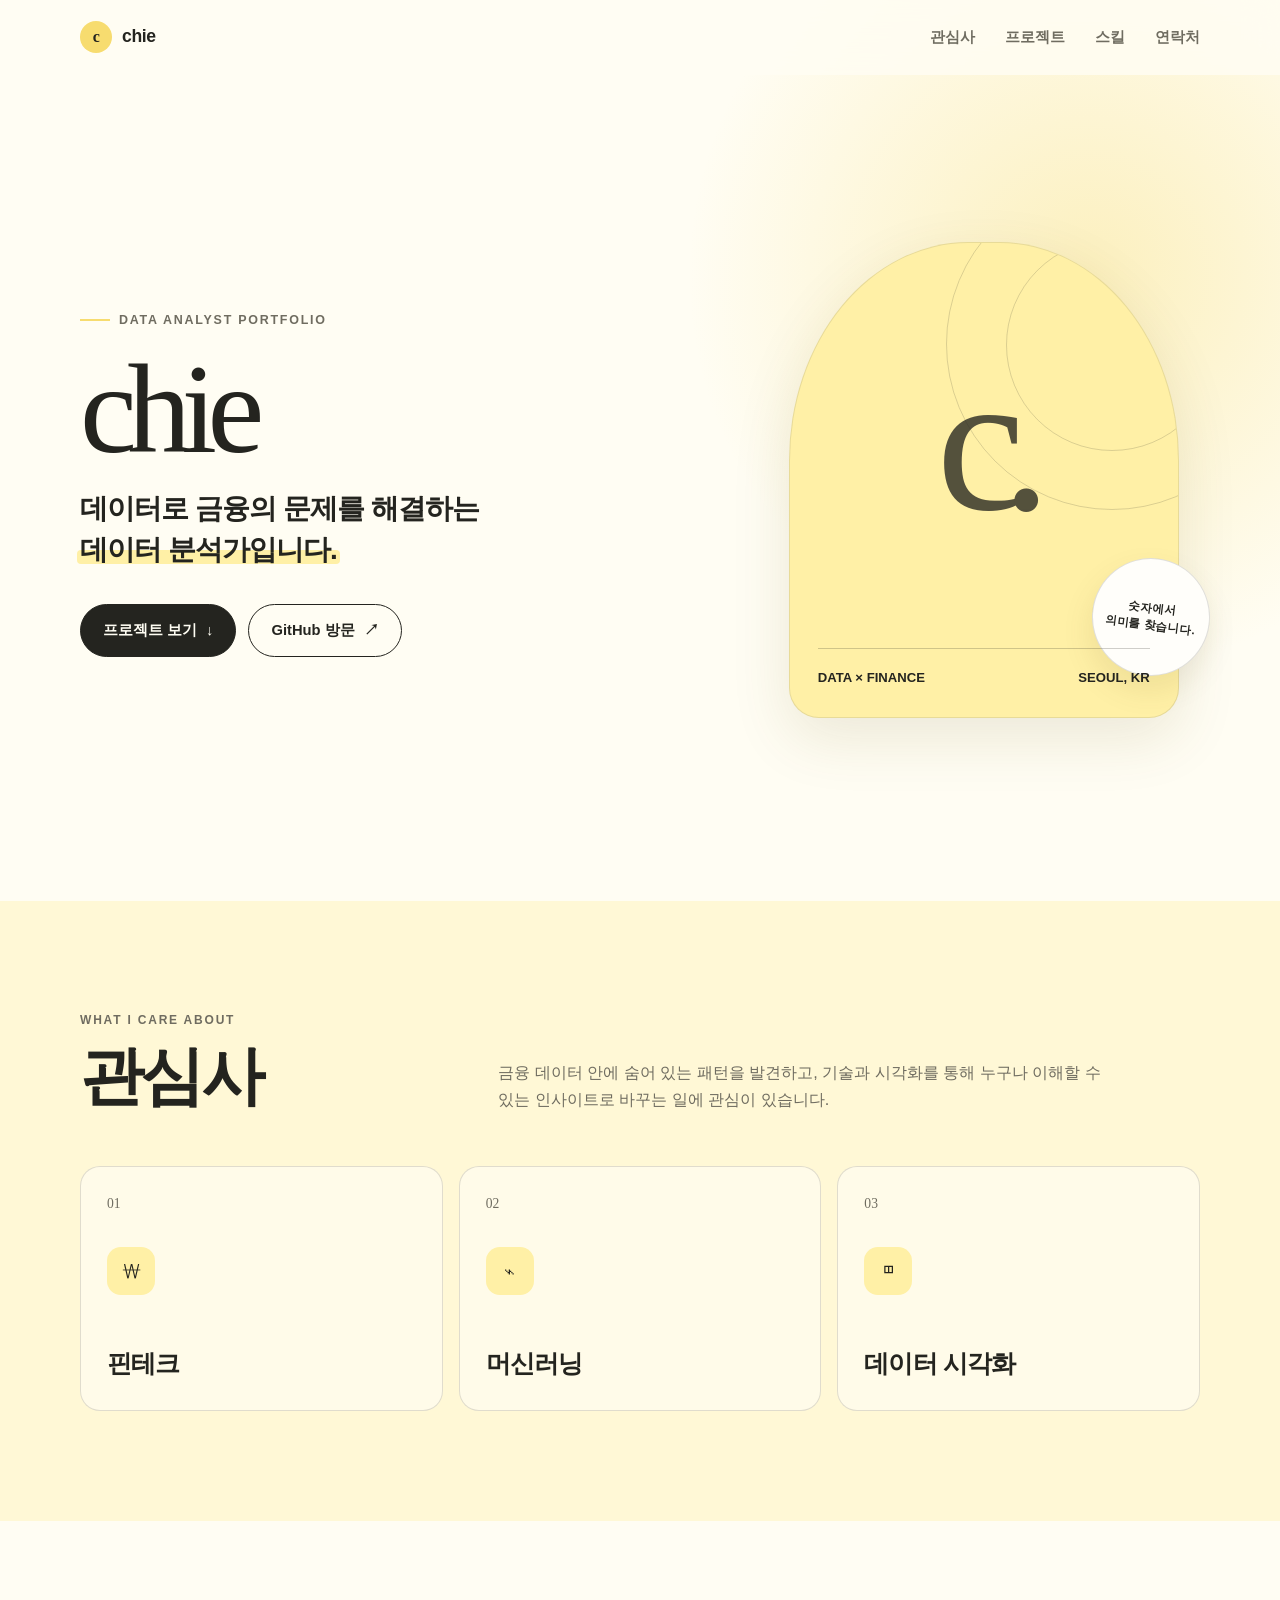
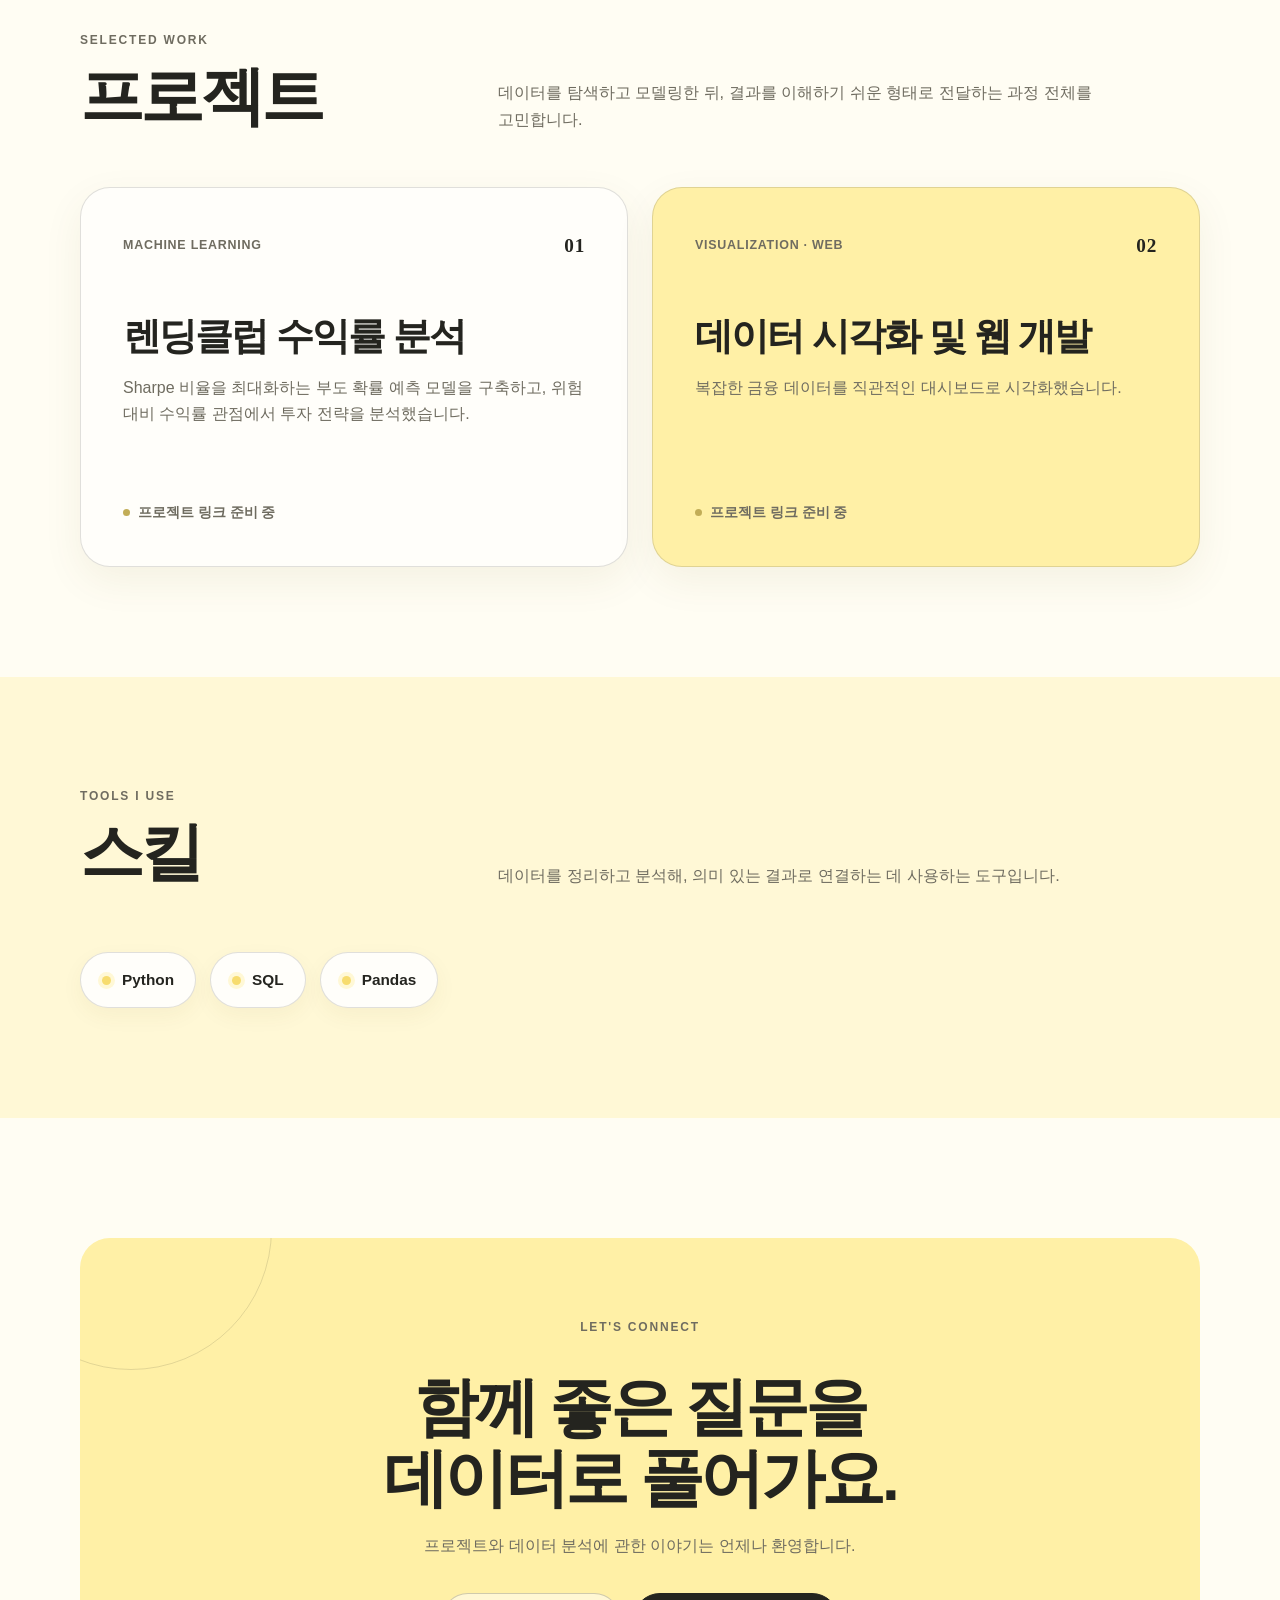
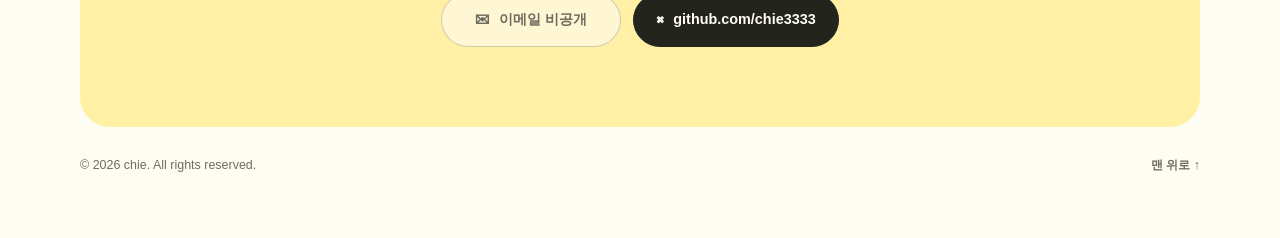
<file: index.html>
<!DOCTYPE html>
<html lang="ko">
<head>
  <meta charset="UTF-8">
  <meta name="viewport" content="width=device-width, initial-scale=1.0">
  <meta name="description" content="금융의 문제를 데이터로 해결하는 데이터 분석가 chie의 포트폴리오입니다.">
  <meta name="theme-color" content="#fff4b8">
  <title>chie — Data Analyst</title>
  <style>
    :root {
      --yellow-50: #fffdf3;
      --yellow-100: #fff8d6;
      --yellow-200: #fff0a6;
      --yellow-300: #f7dc6f;
      --ink: #24241f;
      --muted: #6f6c60;
      --line: rgba(36, 36, 31, 0.14);
      --white: #fffefa;
      --shadow: 0 20px 60px rgba(98, 80, 20, 0.12);
      --radius-lg: 30px;
      --radius-md: 20px;
      --max-width: 1120px;
    }

    * {
      box-sizing: border-box;
    }

    html {
      scroll-behavior: smooth;
    }

    body {
      margin: 0;
      color: var(--ink);
      background:
        radial-gradient(circle at 85% 8%, rgba(247, 220, 111, 0.4), transparent 25rem),
        var(--yellow-50);
      font-family: Pretendard, "Noto Sans KR", -apple-system, BlinkMacSystemFont, "Segoe UI", sans-serif;
      line-height: 1.65;
      word-break: keep-all;
      -webkit-font-smoothing: antialiased;
    }

    a {
      color: inherit;
      text-decoration: none;
    }

    button,
    a {
      -webkit-tap-highlight-color: transparent;
    }

    .container {
      width: min(calc(100% - 40px), var(--max-width));
      margin-inline: auto;
    }

    .site-header {
      position: sticky;
      top: 0;
      z-index: 20;
      border-bottom: 1px solid transparent;
      background: rgba(255, 253, 243, 0.82);
      backdrop-filter: blur(16px);
      -webkit-backdrop-filter: blur(16px);
      transition: border-color 0.2s ease, box-shadow 0.2s ease;
    }

    .site-header.scrolled {
      border-color: var(--line);
      box-shadow: 0 8px 24px rgba(98, 80, 20, 0.05);
    }

    .nav {
      min-height: 74px;
      display: flex;
      align-items: center;
      justify-content: space-between;
      gap: 24px;
    }

    .logo {
      display: inline-flex;
      align-items: center;
      gap: 10px;
      font-size: 1.1rem;
      font-weight: 800;
      letter-spacing: -0.02em;
    }

    .logo-mark {
      width: 32px;
      height: 32px;
      display: grid;
      place-items: center;
      border-radius: 50%;
      background: var(--yellow-300);
      font-family: Georgia, serif;
      font-size: 1rem;
    }

    .nav-links {
      display: flex;
      align-items: center;
      gap: 30px;
      font-size: 0.92rem;
      font-weight: 650;
    }

    .nav-links a {
      position: relative;
      color: var(--muted);
    }

    .nav-links a::after {
      content: "";
      position: absolute;
      right: 0;
      bottom: -6px;
      left: 0;
      height: 2px;
      background: var(--ink);
      transform: scaleX(0);
      transition: transform 0.2s ease;
    }

    .nav-links a:hover,
    .nav-links a:focus-visible {
      color: var(--ink);
    }

    .nav-links a:hover::after,
    .nav-links a:focus-visible::after {
      transform: scaleX(1);
    }

    main {
      overflow: hidden;
    }

    .hero {
      min-height: calc(100svh - 74px);
      display: grid;
      align-items: center;
      padding: 80px 0 96px;
    }

    .hero-grid {
      display: grid;
      grid-template-columns: minmax(0, 1.15fr) minmax(320px, 0.85fr);
      align-items: center;
      gap: clamp(48px, 8vw, 110px);
    }

    .eyebrow {
      display: inline-flex;
      align-items: center;
      gap: 9px;
      margin: 0 0 22px;
      color: var(--muted);
      font-size: 0.78rem;
      font-weight: 800;
      letter-spacing: 0.14em;
      text-transform: uppercase;
    }

    .eyebrow::before {
      content: "";
      width: 30px;
      height: 2px;
      background: var(--yellow-300);
    }

    h1,
    h2,
    h3,
    p {
      margin-top: 0;
    }

    h1 {
      margin-bottom: 24px;
      font-family: Georgia, "Times New Roman", serif;
      font-size: clamp(4.5rem, 10vw, 8.5rem);
      font-weight: 400;
      line-height: 0.88;
      letter-spacing: -0.075em;
    }

    .hero-copy {
      max-width: 690px;
      margin-bottom: 34px;
      font-size: clamp(1.25rem, 2.3vw, 1.75rem);
      font-weight: 650;
      line-height: 1.45;
      letter-spacing: -0.035em;
    }

    .hero-copy .highlight {
      position: relative;
      z-index: 0;
      white-space: nowrap;
    }

    .hero-copy .highlight::after {
      content: "";
      position: absolute;
      z-index: -1;
      right: -3px;
      bottom: 1px;
      left: -3px;
      height: 45%;
      border-radius: 4px;
      background: var(--yellow-200);
    }

    .button-row {
      display: flex;
      flex-wrap: wrap;
      gap: 12px;
    }

    .button {
      min-height: 52px;
      display: inline-flex;
      align-items: center;
      justify-content: center;
      gap: 9px;
      padding: 13px 22px;
      border: 1px solid var(--ink);
      border-radius: 999px;
      font-size: 0.92rem;
      font-weight: 750;
      transition: transform 0.2s ease, background 0.2s ease, box-shadow 0.2s ease;
    }

    .button.primary {
      color: var(--yellow-50);
      background: var(--ink);
    }

    .button.secondary {
      background: transparent;
    }

    .button:hover {
      transform: translateY(-2px);
      box-shadow: 0 10px 24px rgba(36, 36, 31, 0.12);
    }

    .button.secondary:hover {
      background: var(--yellow-100);
    }

    .hero-visual {
      position: relative;
      min-height: 460px;
      display: grid;
      place-items: center;
    }

    .portrait-card {
      position: relative;
      width: min(100%, 390px);
      aspect-ratio: 0.82;
      display: flex;
      align-items: flex-end;
      padding: 28px;
      overflow: hidden;
      border: 1px solid rgba(36, 36, 31, 0.1);
      border-radius: 46% 46% var(--radius-lg) var(--radius-lg);
      background: var(--yellow-200);
      box-shadow: var(--shadow);
    }

    .portrait-card::before,
    .portrait-card::after {
      content: "";
      position: absolute;
      border-radius: 50%;
      border: 1px solid rgba(36, 36, 31, 0.16);
    }

    .portrait-card::before {
      width: 330px;
      height: 330px;
      top: -65px;
      right: -100px;
    }

    .portrait-card::after {
      width: 210px;
      height: 210px;
      top: -4px;
      right: -40px;
    }

    .monogram {
      position: absolute;
      top: 42%;
      left: 50%;
      font-family: Georgia, "Times New Roman", serif;
      font-size: clamp(8rem, 18vw, 12.5rem);
      line-height: 1;
      letter-spacing: -0.12em;
      transform: translate(-52%, -50%);
      opacity: 0.78;
    }

    .portrait-label {
      position: relative;
      z-index: 1;
      width: 100%;
      display: flex;
      align-items: flex-end;
      justify-content: space-between;
      gap: 16px;
      padding-top: 18px;
      border-top: 1px solid rgba(36, 36, 31, 0.22);
      font-size: 0.82rem;
      font-weight: 750;
    }

    .orbit-note {
      position: absolute;
      right: -10px;
      bottom: 42px;
      width: 118px;
      height: 118px;
      display: grid;
      place-content: center;
      border: 1px solid var(--line);
      border-radius: 50%;
      background: var(--white);
      box-shadow: 0 14px 30px rgba(98, 80, 20, 0.1);
      text-align: center;
      font-size: 0.72rem;
      font-weight: 800;
      line-height: 1.45;
      transform: rotate(7deg);
    }

    .section {
      padding: 110px 0;
    }

    .section-heading {
      display: grid;
      grid-template-columns: minmax(0, 0.7fr) minmax(0, 1.3fr);
      gap: 40px;
      align-items: end;
      margin-bottom: 54px;
    }

    .section-kicker {
      margin-bottom: 10px;
      color: var(--muted);
      font-size: 0.75rem;
      font-weight: 800;
      letter-spacing: 0.15em;
      text-transform: uppercase;
    }

    h2 {
      margin-bottom: 0;
      font-size: clamp(2.1rem, 5vw, 4rem);
      line-height: 1.12;
      letter-spacing: -0.055em;
    }

    .section-intro {
      max-width: 620px;
      margin: 0;
      color: var(--muted);
      font-size: 1.02rem;
    }

    .interest-section {
      background: var(--yellow-100);
    }

    .interest-list {
      display: grid;
      grid-template-columns: repeat(3, 1fr);
      gap: 16px;
      counter-reset: interests;
    }

    .interest-item {
      min-height: 245px;
      display: flex;
      flex-direction: column;
      justify-content: space-between;
      padding: 26px;
      border: 1px solid var(--line);
      border-radius: var(--radius-md);
      background: rgba(255, 254, 250, 0.55);
      transition: transform 0.25s ease, background 0.25s ease, box-shadow 0.25s ease;
      counter-increment: interests;
    }

    .interest-item::before {
      content: "0" counter(interests);
      color: var(--muted);
      font-family: Georgia, serif;
      font-size: 0.85rem;
    }

    .interest-item:hover {
      transform: translateY(-6px);
      background: var(--white);
      box-shadow: var(--shadow);
    }

    .interest-icon {
      width: 48px;
      height: 48px;
      display: grid;
      place-items: center;
      border-radius: 14px;
      background: var(--yellow-200);
      font-size: 1.25rem;
    }

    .interest-item h3 {
      margin: 18px 0 0;
      font-size: clamp(1.25rem, 2vw, 1.55rem);
      letter-spacing: -0.035em;
    }

    .project-grid {
      display: grid;
      grid-template-columns: repeat(2, minmax(0, 1fr));
      gap: 24px;
    }

    .project-card {
      min-height: 380px;
      display: flex;
      flex-direction: column;
      justify-content: space-between;
      padding: clamp(26px, 4vw, 42px);
      border: 1px solid var(--line);
      border-radius: var(--radius-lg);
      background: var(--white);
      box-shadow: 0 14px 40px rgba(98, 80, 20, 0.07);
      transition: transform 0.25s ease, box-shadow 0.25s ease;
    }

    .project-card:nth-child(2) {
      background: var(--yellow-200);
    }

    .project-card:hover {
      transform: translateY(-6px);
      box-shadow: var(--shadow);
    }

    .project-meta {
      display: flex;
      align-items: center;
      justify-content: space-between;
      gap: 20px;
      margin-bottom: 52px;
      color: var(--muted);
      font-size: 0.78rem;
      font-weight: 750;
      letter-spacing: 0.06em;
      text-transform: uppercase;
    }

    .project-number {
      color: var(--ink);
      font-family: Georgia, serif;
      font-size: 1.2rem;
    }

    .project-card h3 {
      max-width: 430px;
      margin-bottom: 16px;
      font-size: clamp(1.65rem, 3vw, 2.35rem);
      line-height: 1.2;
      letter-spacing: -0.05em;
    }

    .project-description {
      max-width: 460px;
      margin-bottom: 32px;
      color: var(--muted);
      font-size: 1rem;
    }

    .link-placeholder {
      display: inline-flex;
      align-items: center;
      gap: 8px;
      width: fit-content;
      color: var(--muted);
      font-size: 0.85rem;
      font-weight: 750;
    }

    .link-placeholder::before {
      content: "";
      width: 7px;
      height: 7px;
      border-radius: 50%;
      background: #c2ad57;
    }

    .skills-wrap {
      display: flex;
      flex-wrap: wrap;
      gap: 14px;
      padding-top: 10px;
    }

    .skill-badge {
      display: inline-flex;
      align-items: center;
      gap: 11px;
      padding: 14px 21px;
      border: 1px solid var(--line);
      border-radius: 999px;
      background: var(--white);
      font-size: 0.96rem;
      font-weight: 750;
      box-shadow: 0 8px 22px rgba(98, 80, 20, 0.05);
      transition: transform 0.2s ease, background 0.2s ease;
    }

    .skill-badge::before {
      content: "";
      width: 9px;
      height: 9px;
      border-radius: 50%;
      background: var(--yellow-300);
      box-shadow: 0 0 0 4px var(--yellow-100);
    }

    .skill-badge:hover {
      transform: translateY(-3px);
      background: var(--yellow-100);
    }

    .contact {
      padding: 120px 0 34px;
    }

    .contact-card {
      position: relative;
      overflow: hidden;
      padding: clamp(38px, 7vw, 80px);
      border-radius: var(--radius-lg);
      background: var(--yellow-200);
      text-align: center;
    }

    .contact-card::before {
      content: "";
      position: absolute;
      width: 280px;
      height: 280px;
      top: -150px;
      left: -90px;
      border: 1px solid rgba(36, 36, 31, 0.13);
      border-radius: 50%;
    }

    .contact-card h2 {
      position: relative;
      max-width: 750px;
      margin: 0 auto 18px;
    }

    .contact-card p {
      position: relative;
      max-width: 560px;
      margin: 0 auto 34px;
      color: var(--muted);
    }

    .contact-links {
      position: relative;
      display: flex;
      justify-content: center;
      flex-wrap: wrap;
      gap: 12px;
    }

    .contact-link {
      min-width: 180px;
      display: inline-flex;
      align-items: center;
      justify-content: center;
      gap: 10px;
      padding: 14px 22px;
      border: 1px solid var(--ink);
      border-radius: 999px;
      background: var(--ink);
      color: var(--yellow-50);
      font-size: 0.9rem;
      font-weight: 750;
      transition: transform 0.2s ease, box-shadow 0.2s ease;
    }

    .contact-link:hover {
      transform: translateY(-2px);
      box-shadow: 0 12px 24px rgba(36, 36, 31, 0.16);
    }

    .contact-link.disabled {
      border-color: rgba(36, 36, 31, 0.22);
      background: rgba(255, 254, 250, 0.55);
      color: var(--muted);
      cursor: default;
    }

    .contact-link.disabled:hover {
      transform: none;
      box-shadow: none;
    }

    .footer {
      display: flex;
      align-items: center;
      justify-content: space-between;
      gap: 20px;
      padding: 28px 0;
      color: var(--muted);
      font-size: 0.78rem;
    }

    .footer a {
      font-weight: 750;
    }

    .reveal {
      opacity: 0;
      transform: translateY(20px);
      transition: opacity 0.65s ease, transform 0.65s ease;
    }

    .reveal.visible {
      opacity: 1;
      transform: translateY(0);
    }

    :focus-visible {
      outline: 3px solid rgba(194, 173, 87, 0.65);
      outline-offset: 4px;
    }

    @media (max-width: 820px) {
      .nav-links {
        gap: 18px;
      }

      .hero {
        min-height: auto;
        padding-top: 64px;
      }

      .hero-grid {
        grid-template-columns: 1fr;
        gap: 64px;
      }

      .hero-content {
        text-align: center;
      }

      .eyebrow {
        justify-content: center;
      }

      .hero-copy {
        margin-inline: auto;
      }

      .button-row {
        justify-content: center;
      }

      .hero-visual {
        min-height: 390px;
      }

      .portrait-card {
        max-width: 360px;
      }

      .orbit-note {
        right: max(2%, calc(50% - 230px));
      }

      .section-heading {
        grid-template-columns: 1fr;
        gap: 18px;
      }

      .interest-list {
        grid-template-columns: 1fr;
      }

      .interest-item {
        min-height: 200px;
      }

      .project-grid {
        grid-template-columns: 1fr;
      }
    }

    @media (max-width: 560px) {
      .container {
        width: min(calc(100% - 28px), var(--max-width));
      }

      .nav {
        min-height: 66px;
      }

      .nav-links a:not(.nav-contact) {
        display: none;
      }

      .nav-links {
        gap: 0;
      }

      .nav-contact {
        padding: 8px 14px;
        border: 1px solid var(--line);
        border-radius: 999px;
      }

      .nav-contact::after {
        display: none;
      }

      .hero {
        padding: 54px 0 72px;
      }

      h1 {
        font-size: clamp(4rem, 25vw, 6.25rem);
      }

      .hero-copy {
        font-size: 1.17rem;
      }

      .hero-copy .highlight {
        white-space: normal;
      }

      .button {
        width: 100%;
      }

      .hero-visual {
        min-height: 350px;
      }

      .portrait-card {
        width: calc(100% - 18px);
        padding: 22px;
        border-radius: 42% 42% 24px 24px;
      }

      .orbit-note {
        right: -5px;
        bottom: 28px;
        width: 96px;
        height: 96px;
        font-size: 0.64rem;
      }

      .section {
        padding: 78px 0;
      }

      .section-heading {
        margin-bottom: 36px;
      }

      .interest-item,
      .project-card {
        border-radius: 18px;
      }

      .project-card {
        min-height: 340px;
      }

      .project-meta {
        margin-bottom: 38px;
      }

      .skills-wrap {
        gap: 10px;
      }

      .skill-badge {
        padding: 12px 17px;
        font-size: 0.88rem;
      }

      .contact {
        padding-top: 80px;
      }

      .contact-card {
        border-radius: 20px;
      }

      .contact-link {
        width: 100%;
      }

      .footer {
        flex-direction: column;
        align-items: flex-start;
        gap: 7px;
      }
    }

    @media (prefers-reduced-motion: reduce) {
      html {
        scroll-behavior: auto;
      }

      *,
      *::before,
      *::after {
        animation-duration: 0.01ms !important;
        animation-iteration-count: 1 !important;
        transition-duration: 0.01ms !important;
      }

      .reveal {
        opacity: 1;
        transform: none;
      }
    }
  </style>
</head>
<body>
  <header class="site-header" id="top">
    <nav class="nav container" aria-label="주요 메뉴">
      <a class="logo" href="#top" aria-label="chie 홈으로 이동">
        <span class="logo-mark" aria-hidden="true">c</span>
        chie
      </a>
      <div class="nav-links">
        <a href="#interests">관심사</a>
        <a href="#projects">프로젝트</a>
        <a href="#skills">스킬</a>
        <a class="nav-contact" href="#contact">연락처</a>
      </div>
    </nav>
  </header>

  <main>
    <section class="hero" aria-labelledby="hero-title">
      <div class="hero-grid container">
        <div class="hero-content">
          <p class="eyebrow">Data Analyst Portfolio</p>
          <h1 id="hero-title">chie</h1>
          <p class="hero-copy">
            데이터로 금융의 문제를 해결하는<br>
            <span class="highlight">데이터 분석가입니다.</span>
          </p>
          <div class="button-row">
            <a class="button primary" href="#projects">
              프로젝트 보기
              <span aria-hidden="true">↓</span>
            </a>
            <a class="button secondary" href="https://github.com/chie3333" target="_blank" rel="noopener noreferrer">
              GitHub 방문
              <span aria-hidden="true">↗</span>
            </a>
          </div>
        </div>

        <div class="hero-visual" aria-hidden="true">
          <div class="portrait-card">
            <span class="monogram">c.</span>
            <div class="portrait-label">
              <span>DATA × FINANCE</span>
              <span>SEOUL, KR</span>
            </div>
          </div>
          <div class="orbit-note">숫자에서<br>의미를 찾습니다.</div>
        </div>
      </div>
    </section>

    <section class="section interest-section" id="interests" aria-labelledby="interests-title">
      <div class="container">
        <div class="section-heading reveal">
          <div>
            <p class="section-kicker">What I care about</p>
            <h2 id="interests-title">관심사</h2>
          </div>
          <p class="section-intro">
            금융 데이터 안에 숨어 있는 패턴을 발견하고, 기술과 시각화를 통해 누구나 이해할 수 있는 인사이트로 바꾸는 일에 관심이 있습니다.
          </p>
        </div>

        <div class="interest-list">
          <article class="interest-item reveal">
            <div class="interest-icon" aria-hidden="true">₩</div>
            <h3>핀테크</h3>
          </article>
          <article class="interest-item reveal">
            <div class="interest-icon" aria-hidden="true">⌁</div>
            <h3>머신러닝</h3>
          </article>
          <article class="interest-item reveal">
            <div class="interest-icon" aria-hidden="true">◫</div>
            <h3>데이터 시각화</h3>
          </article>
        </div>
      </div>
    </section>

    <section class="section" id="projects" aria-labelledby="projects-title">
      <div class="container">
        <div class="section-heading reveal">
          <div>
            <p class="section-kicker">Selected work</p>
            <h2 id="projects-title">프로젝트</h2>
          </div>
          <p class="section-intro">
            데이터를 탐색하고 모델링한 뒤, 결과를 이해하기 쉬운 형태로 전달하는 과정 전체를 고민합니다.
          </p>
        </div>

        <div class="project-grid">
          <article class="project-card reveal">
            <div>
              <div class="project-meta">
                <span>Machine Learning</span>
                <span class="project-number">01</span>
              </div>
              <h3>렌딩클럽 수익률 분석</h3>
              <p class="project-description">
                Sharpe 비율을 최대화하는 부도 확률 예측 모델을 구축하고, 위험 대비 수익률 관점에서 투자 전략을 분석했습니다.
              </p>
            </div>
            <span class="link-placeholder" aria-label="프로젝트 링크 준비 중">프로젝트 링크 준비 중</span>
          </article>

          <article class="project-card reveal">
            <div>
              <div class="project-meta">
                <span>Visualization · Web</span>
                <span class="project-number">02</span>
              </div>
              <h3>데이터 시각화 및 웹 개발</h3>
              <p class="project-description">
                복잡한 금융 데이터를 직관적인 대시보드로 시각화했습니다.
              </p>
            </div>
            <span class="link-placeholder" aria-label="프로젝트 링크 준비 중">프로젝트 링크 준비 중</span>
          </article>
        </div>
      </div>
    </section>

    <section class="section interest-section" id="skills" aria-labelledby="skills-title">
      <div class="container">
        <div class="section-heading reveal">
          <div>
            <p class="section-kicker">Tools I use</p>
            <h2 id="skills-title">스킬</h2>
          </div>
          <p class="section-intro">
            데이터를 정리하고 분석해, 의미 있는 결과로 연결하는 데 사용하는 도구입니다.
          </p>
        </div>

        <div class="skills-wrap reveal" aria-label="보유 스킬 목록">
          <span class="skill-badge">Python</span>
          <span class="skill-badge">SQL</span>
          <span class="skill-badge">Pandas</span>
        </div>
      </div>
    </section>

    <section class="contact" id="contact" aria-labelledby="contact-title">
      <div class="container">
        <div class="contact-card reveal">
          <p class="section-kicker">Let's connect</p>
          <h2 id="contact-title">함께 좋은 질문을<br>데이터로 풀어가요.</h2>
          <p>프로젝트와 데이터 분석에 관한 이야기는 언제나 환영합니다.</p>
          <div class="contact-links">
            <span class="contact-link disabled" aria-label="이메일 비공개">
              <span aria-hidden="true">✉</span>
              이메일 비공개
            </span>
            <a class="contact-link" href="https://github.com/chie3333" target="_blank" rel="noopener noreferrer">
              <span aria-hidden="true">⌘</span>
              github.com/chie3333
            </a>
          </div>
        </div>

        <footer class="footer">
          <span>© <span id="year">2026</span> chie. All rights reserved.</span>
          <a href="#top">맨 위로 ↑</a>
        </footer>
      </div>
    </section>
  </main>

  <script>
    const header = document.querySelector('.site-header');
    const year = document.querySelector('#year');
    const revealItems = document.querySelectorAll('.reveal');

    year.textContent = new Date().getFullYear();

    const updateHeader = () => {
      header.classList.toggle('scrolled', window.scrollY > 12);
    };

    updateHeader();
    window.addEventListener('scroll', updateHeader, { passive: true });

    if ('IntersectionObserver' in window) {
      const observer = new IntersectionObserver((entries) => {
        entries.forEach((entry) => {
          if (entry.isIntersecting) {
            entry.target.classList.add('visible');
            observer.unobserve(entry.target);
          }
        });
      }, { threshold: 0.12 });

      revealItems.forEach((item) => observer.observe(item));
    } else {
      revealItems.forEach((item) => item.classList.add('visible'));
    }
  </script>
</body>
</html>
</file>
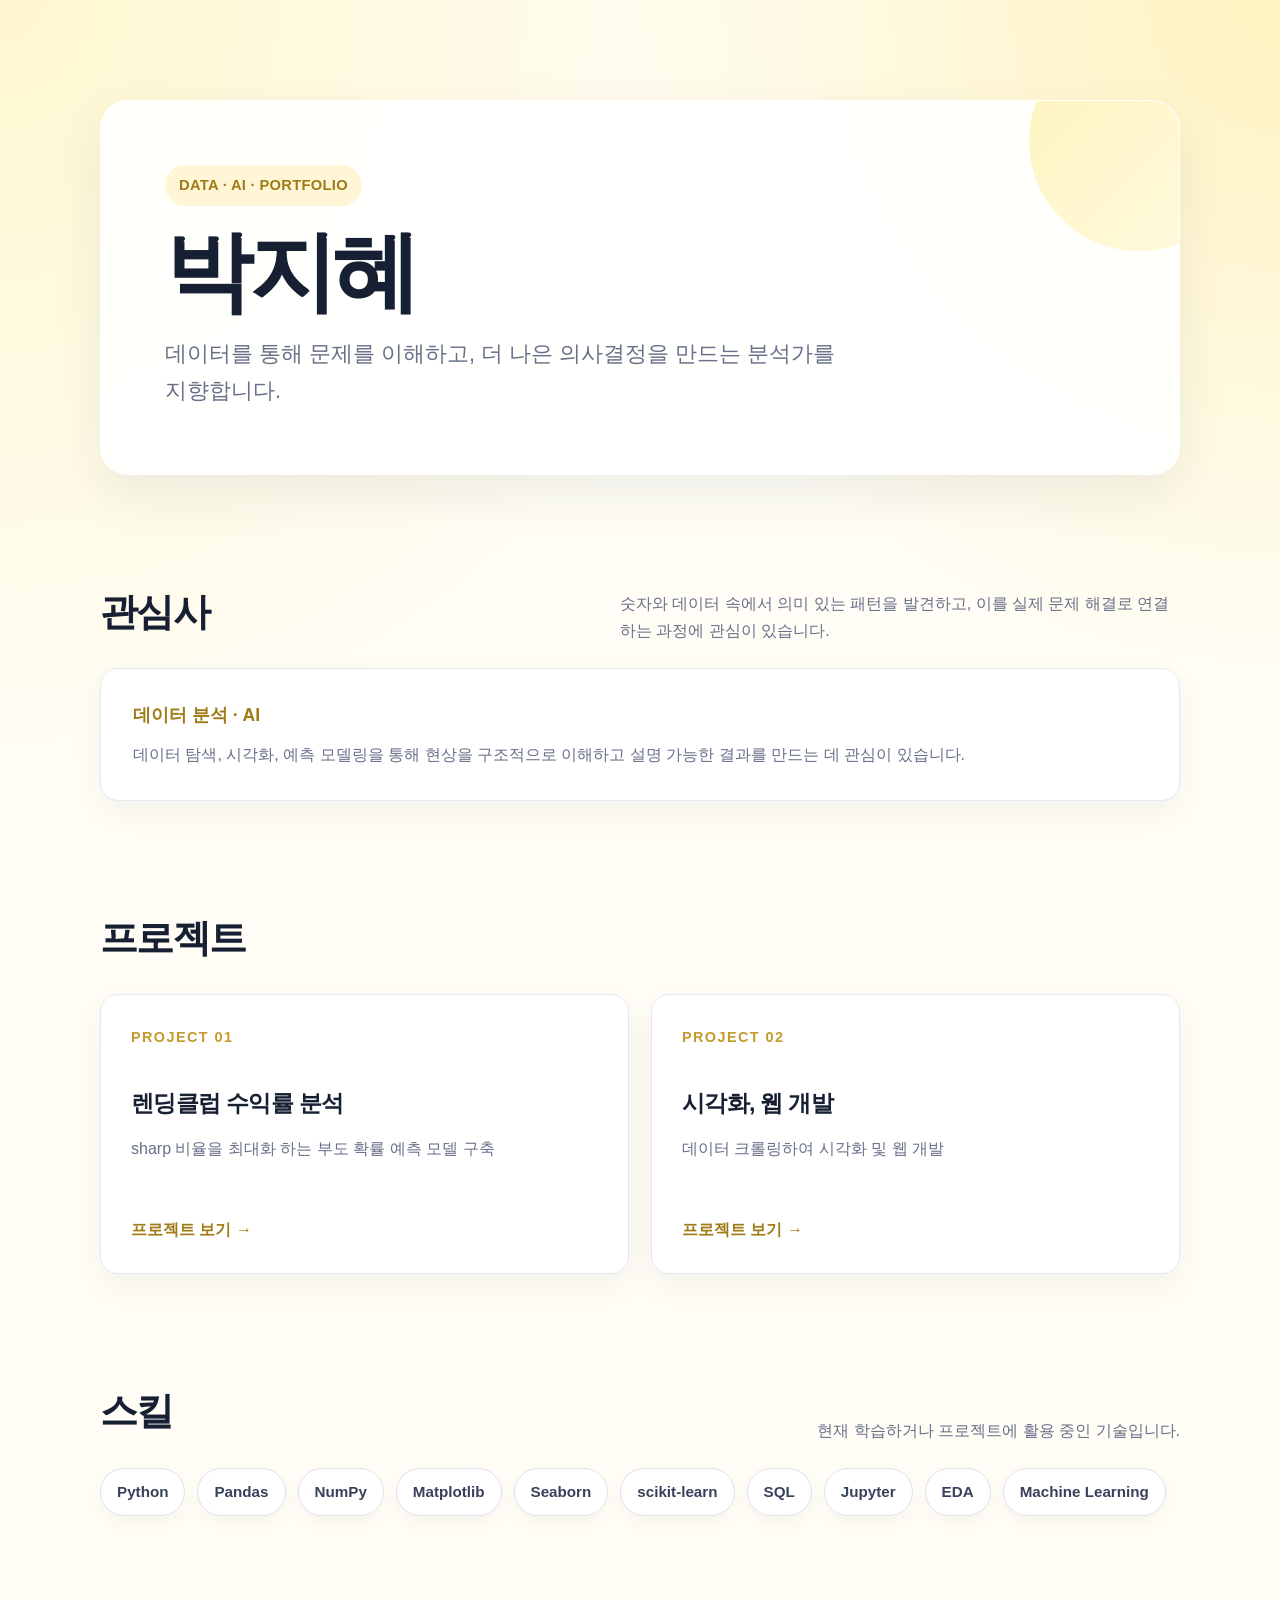
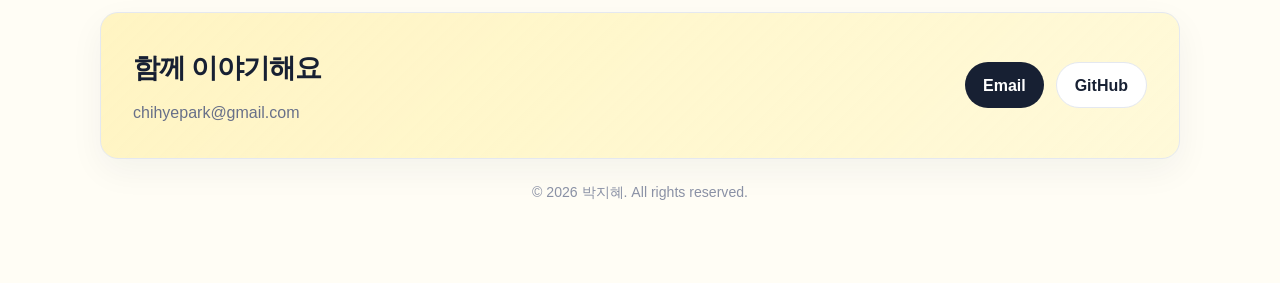
<file: 개인홈페이지_반응형.html>
<!DOCTYPE html>
<html lang="ko">
<head>
  <meta charset="UTF-8" />
  <meta name="viewport" content="width=device-width, initial-scale=1.0" />
  <meta name="description" content="데이터 분석과 AI에 관심을 가진 포트폴리오 원페이지" />
  <title>박지혜 | Portfolio</title>
  <style>
    :root {
      --bg: #fffdf5;
      --surface: rgba(255,255,255,.9);
      --text: #172033;
      --muted: #687089;
      --line: #e4e8f0;
      --primary: #c49a2c;
      --primary-dark: #9f7b16;
      --accent: #fff6d8;
      --shadow: 0 18px 50px rgba(25,34,58,.08);
      --radius-lg: 28px;
      --radius-md: 18px;
      --radius-pill: 999px;
      --max-width: 1080px;
    }
    * { box-sizing: border-box; }
    html { scroll-behavior: smooth; }
    body {
      margin: 0;
      min-height: 100vh;
      font-family: Pretendard, "Noto Sans KR", -apple-system, BlinkMacSystemFont, "Segoe UI", sans-serif;
      color: var(--text);
      background:
        radial-gradient(circle at top left, #fff7cf 0, transparent 34%),
        radial-gradient(circle at top right, #fff3bf 0, transparent 30%),
        var(--bg);
      line-height: 1.7;
    }
    a { color: inherit; text-decoration: none; }
    .container { width: min(calc(100% - 40px), var(--max-width)); margin: 0 auto; }
    .hero { padding: 100px 0 72px; }
    .hero-card {
      position: relative;
      overflow: hidden;
      padding: 64px;
      border: 1px solid rgba(255,255,255,.9);
      border-radius: var(--radius-lg);
      background: var(--surface);
      box-shadow: var(--shadow);
      backdrop-filter: blur(18px);
    }
    .hero-card::after {
      content: "";
      position: absolute;
      width: 220px;
      height: 220px;
      top: -70px;
      right: -70px;
      border-radius: 50%;
      background: linear-gradient(135deg, #fff0a8, #fff9d8);
      opacity: .75;
    }
    .eyebrow {
      display: inline-flex;
      margin-bottom: 20px;
      padding: 8px 14px;
      border-radius: var(--radius-pill);
      background: var(--accent);
      color: var(--primary-dark);
      font-size: .92rem;
      font-weight: 700;
      letter-spacing: .02em;
    }
    h1, h2, h3, p { margin-top: 0; }
    h1 {
      position: relative;
      z-index: 1;
      margin-bottom: 18px;
      font-size: clamp(2.7rem, 7vw, 5.5rem);
      line-height: 1.05;
      letter-spacing: -.05em;
    }
    .intro {
      position: relative;
      z-index: 1;
      max-width: 680px;
      margin-bottom: 0;
      color: var(--muted);
      font-size: clamp(1.05rem, 2vw, 1.35rem);
    }
    section { padding: 32px 0 72px; }
    .section-heading {
      display: flex;
      align-items: flex-end;
      justify-content: space-between;
      gap: 24px;
      margin-bottom: 24px;
    }
    .section-heading h2 {
      margin-bottom: 0;
      font-size: clamp(1.7rem, 3vw, 2.4rem);
      letter-spacing: -.04em;
    }
    .section-heading p {
      max-width: 560px;
      margin-bottom: 0;
      color: var(--muted);
    }
    .interest-card, .contact-card {
      padding: 32px;
      border: 1px solid var(--line);
      border-radius: var(--radius-md);
      background: #fff;
      box-shadow: 0 12px 34px rgba(25,34,58,.05);
    }
    .interest-card strong {
      display: block;
      margin-bottom: 10px;
      color: var(--primary-dark);
      font-size: 1.1rem;
    }
    .interest-card p { margin-bottom: 0; color: var(--muted); }
    .project-grid {
      display: grid;
      grid-template-columns: repeat(2, minmax(0, 1fr));
      gap: 22px;
    }
    .project-card {
      display: flex;
      min-height: 280px;
      flex-direction: column;
      justify-content: space-between;
      padding: 30px;
      border: 1px solid var(--line);
      border-radius: var(--radius-md);
      background: #fff;
      box-shadow: 0 12px 34px rgba(25,34,58,.05);
      transition: transform .25s ease, box-shadow .25s ease, border-color .25s ease;
    }
    .project-card:hover {
      transform: translateY(-6px);
      border-color: #fff0a8;
      box-shadow: 0 20px 44px rgba(25,34,58,.1);
    }
    .project-number {
      margin-bottom: 34px;
      color: var(--primary);
      font-size: .9rem;
      font-weight: 800;
      letter-spacing: .1em;
    }
    .project-card h3 { margin-bottom: 12px; font-size: 1.45rem; letter-spacing: -.03em; }
    .project-card p { color: var(--muted); }
    .project-link {
      display: inline-flex;
      gap: 8px;
      width: fit-content;
      color: var(--primary-dark);
      font-weight: 750;
    }
    .project-link:hover { text-decoration: underline; text-underline-offset: 5px; }
    .skills { display: flex; flex-wrap: wrap; gap: 12px; }
    .skill-badge {
      padding: 10px 16px;
      border: 1px solid #dfe3ee;
      border-radius: var(--radius-pill);
      background: #fff;
      color: #38415b;
      font-size: .95rem;
      font-weight: 700;
      box-shadow: 0 7px 18px rgba(25,34,58,.04);
    }
    footer { padding: 24px 0 64px; }
    .contact-card {
      display: flex;
      align-items: center;
      justify-content: space-between;
      gap: 30px;
      background:
        linear-gradient(135deg, rgba(255,240,168,.65), rgba(255,249,216,.95)),
        #fffdf3;
    }
    .contact-card h2 { margin-bottom: 8px; font-size: 1.7rem; letter-spacing: -.04em; }
    .contact-card p { margin-bottom: 0; color: var(--muted); }
    .contact-links { display: flex; flex-wrap: wrap; gap: 12px; }
    .contact-button {
      display: inline-flex;
      align-items: center;
      justify-content: center;
      min-height: 46px;
      padding: 0 18px;
      border-radius: var(--radius-pill);
      background: var(--text);
      color: #fff;
      font-weight: 700;
      transition: transform .2s ease, background .2s ease;
    }
    .contact-button.secondary {
      border: 1px solid var(--line);
      background: #fff;
      color: var(--text);
    }
    .contact-button:hover { transform: translateY(-2px); background: var(--primary-dark); }
    .contact-button.secondary:hover { background: #fff8dd; }
    .copyright {
      margin-top: 22px;
      text-align: center;
      color: #8a91a5;
      font-size: .88rem;
    }
    @media (max-width: 760px) {
      body {
        line-height: 1.65;
        overflow-x: hidden;
      }

      .container {
        width: min(calc(100% - 32px), var(--max-width));
      }

      .hero {
        padding: 32px 0 42px;
      }

      .hero-card {
        padding: 38px 26px;
        border-radius: 22px;
      }

      .hero-card::after {
        width: 150px;
        height: 150px;
        top: -48px;
        right: -48px;
      }

      .eyebrow {
        margin-bottom: 16px;
        padding: 7px 12px;
        font-size: .78rem;
        letter-spacing: .04em;
      }

      h1 {
        margin-bottom: 14px;
        font-size: clamp(2.35rem, 13vw, 3.7rem);
        line-height: 1.08;
      }

      .intro {
        max-width: 100%;
        font-size: 1rem;
        line-height: 1.75;
        word-break: keep-all;
      }

      section {
        padding: 20px 0 48px;
      }

      .section-heading {
        align-items: flex-start;
        flex-direction: column;
        gap: 8px;
        margin-bottom: 18px;
      }

      .section-heading h2 {
        font-size: 1.75rem;
      }

      .section-heading p {
        max-width: 100%;
        font-size: .95rem;
        word-break: keep-all;
      }

      .interest-card,
      .project-card,
      .contact-card {
        padding: 24px 20px;
      }

      .project-grid {
        grid-template-columns: 1fr;
        gap: 16px;
      }

      .project-card {
        min-height: auto;
      }

      .project-number {
        margin-bottom: 22px;
        font-size: .78rem;
      }

      .project-card h3 {
        font-size: 1.25rem;
        line-height: 1.4;
      }

      .project-card p {
        font-size: .95rem;
        word-break: keep-all;
      }

      .project-link {
        margin-top: 12px;
        min-height: 44px;
        align-items: center;
      }

      .skills {
        gap: 9px;
      }

      .skill-badge {
        padding: 8px 13px;
        font-size: .85rem;
      }

      footer {
        padding: 6px 0 36px;
      }

      .contact-card {
        align-items: stretch;
        flex-direction: column;
        gap: 22px;
      }

      .contact-card h2 {
        font-size: 1.45rem;
      }

      .contact-card p {
        overflow-wrap: anywhere;
        font-size: .95rem;
      }

      .contact-links {
        display: grid;
        grid-template-columns: 1fr 1fr;
        width: 100%;
      }

      .contact-button {
        min-height: 48px;
        padding: 0 14px;
      }
    }

    @media (max-width: 480px) {
      .container {
        width: min(calc(100% - 24px), var(--max-width));
      }

      .hero-card {
        padding: 32px 20px;
      }

      .hero-card,
      .interest-card,
      .project-card,
      .contact-card {
        border-radius: 18px;
      }

      h1 {
        font-size: clamp(2.15rem, 14vw, 3rem);
      }

      .intro {
        font-size: .96rem;
      }

      .section-heading h2 {
        font-size: 1.55rem;
      }

      .interest-card strong {
        font-size: 1rem;
      }

      .contact-links {
        grid-template-columns: 1fr;
      }

      .contact-button {
        width: 100%;
      }
    }

    @media (max-width: 360px) {
      .container {
        width: min(calc(100% - 18px), var(--max-width));
      }

      .hero-card,
      .interest-card,
      .project-card,
      .contact-card {
        padding-left: 16px;
        padding-right: 16px;
      }

      .skill-badge {
        padding: 7px 11px;
        font-size: .8rem;
      }
    }
  </style>
</head>
<body>
  <main>
    <header class="hero">
      <div class="container">
        <div class="hero-card">
          <div class="eyebrow">DATA · AI · PORTFOLIO</div>
          <h1>박지혜</h1>
          <p class="intro">데이터를 통해 문제를 이해하고, 더 나은 의사결정을 만드는 분석가를 지향합니다.</p>
        </div>
      </div>
    </header>

    <section aria-labelledby="interest-title">
      <div class="container">
        <div class="section-heading">
          <h2 id="interest-title">관심사</h2>
          <p>숫자와 데이터 속에서 의미 있는 패턴을 발견하고, 이를 실제 문제 해결로 연결하는 과정에 관심이 있습니다.</p>
        </div>
        <div class="interest-card">
          <strong>데이터 분석 · AI</strong>
          <p>데이터 탐색, 시각화, 예측 모델링을 통해 현상을 구조적으로 이해하고 설명 가능한 결과를 만드는 데 관심이 있습니다.</p>
        </div>
      </div>
    </section>

    <section aria-labelledby="project-title">
      <div class="container">
        <div class="section-heading">
          <h2 id="project-title">프로젝트</h2>
          
        </div>
        <div class="project-grid">
          <article class="project-card">
            <div>
              <div class="project-number">PROJECT 01</div>
              <h3>렌딩클럽 수익률 분석</h3>
              <p>sharp 비율을 최대화 하는 부도 확률 예측 모델 구축</p>
            </div>
            <a class="project-link" href="#" aria-label="프로젝트 1 링크">프로젝트 보기 →</a>
          </article>

          <article class="project-card">
            <div>
              <div class="project-number">PROJECT 02</div>
              <h3>시각화, 웹 개발</h3>
              <p>데이터 크롤링하여 시각화 및 웹 개발</p>
            </div>
            <a class="project-link" href="#" aria-label="프로젝트 2 링크">프로젝트 보기 →</a>
          </article>
        </div>
      </div>
    </section>

    <section aria-labelledby="skill-title">
      <div class="container">
        <div class="section-heading">
          <h2 id="skill-title">스킬</h2>
          <p>현재 학습하거나 프로젝트에 활용 중인 기술입니다.</p>
        </div>
        <div class="skills" aria-label="보유 스킬">
          <span class="skill-badge">Python</span>
          <span class="skill-badge">Pandas</span>
          <span class="skill-badge">NumPy</span>
          <span class="skill-badge">Matplotlib</span>
          <span class="skill-badge">Seaborn</span>
          <span class="skill-badge">scikit-learn</span>
          <span class="skill-badge">SQL</span>
          <span class="skill-badge">Jupyter</span>
          <span class="skill-badge">EDA</span>
          <span class="skill-badge">Machine Learning</span>
        </div>
      </div>
    </section>
  </main>

  <footer>
    <div class="container">
      <div class="contact-card">
        <div>
          <h2>함께 이야기해요</h2>
          <p>chihyepark@gmail.com</p>
        </div>
        <div class="contact-links">
          <a class="contact-button" href="mailto:chihyepark@gmail.com">Email</a>
          <a class="contact-button secondary" href="https://github.com/chie3333" target="_blank" rel="noopener noreferrer">GitHub</a>
        </div>
      </div>
      <p class="copyright">© 2026 박지혜. All rights reserved.</p>
    </div>
  </footer>
</body>
</html>
</file>
